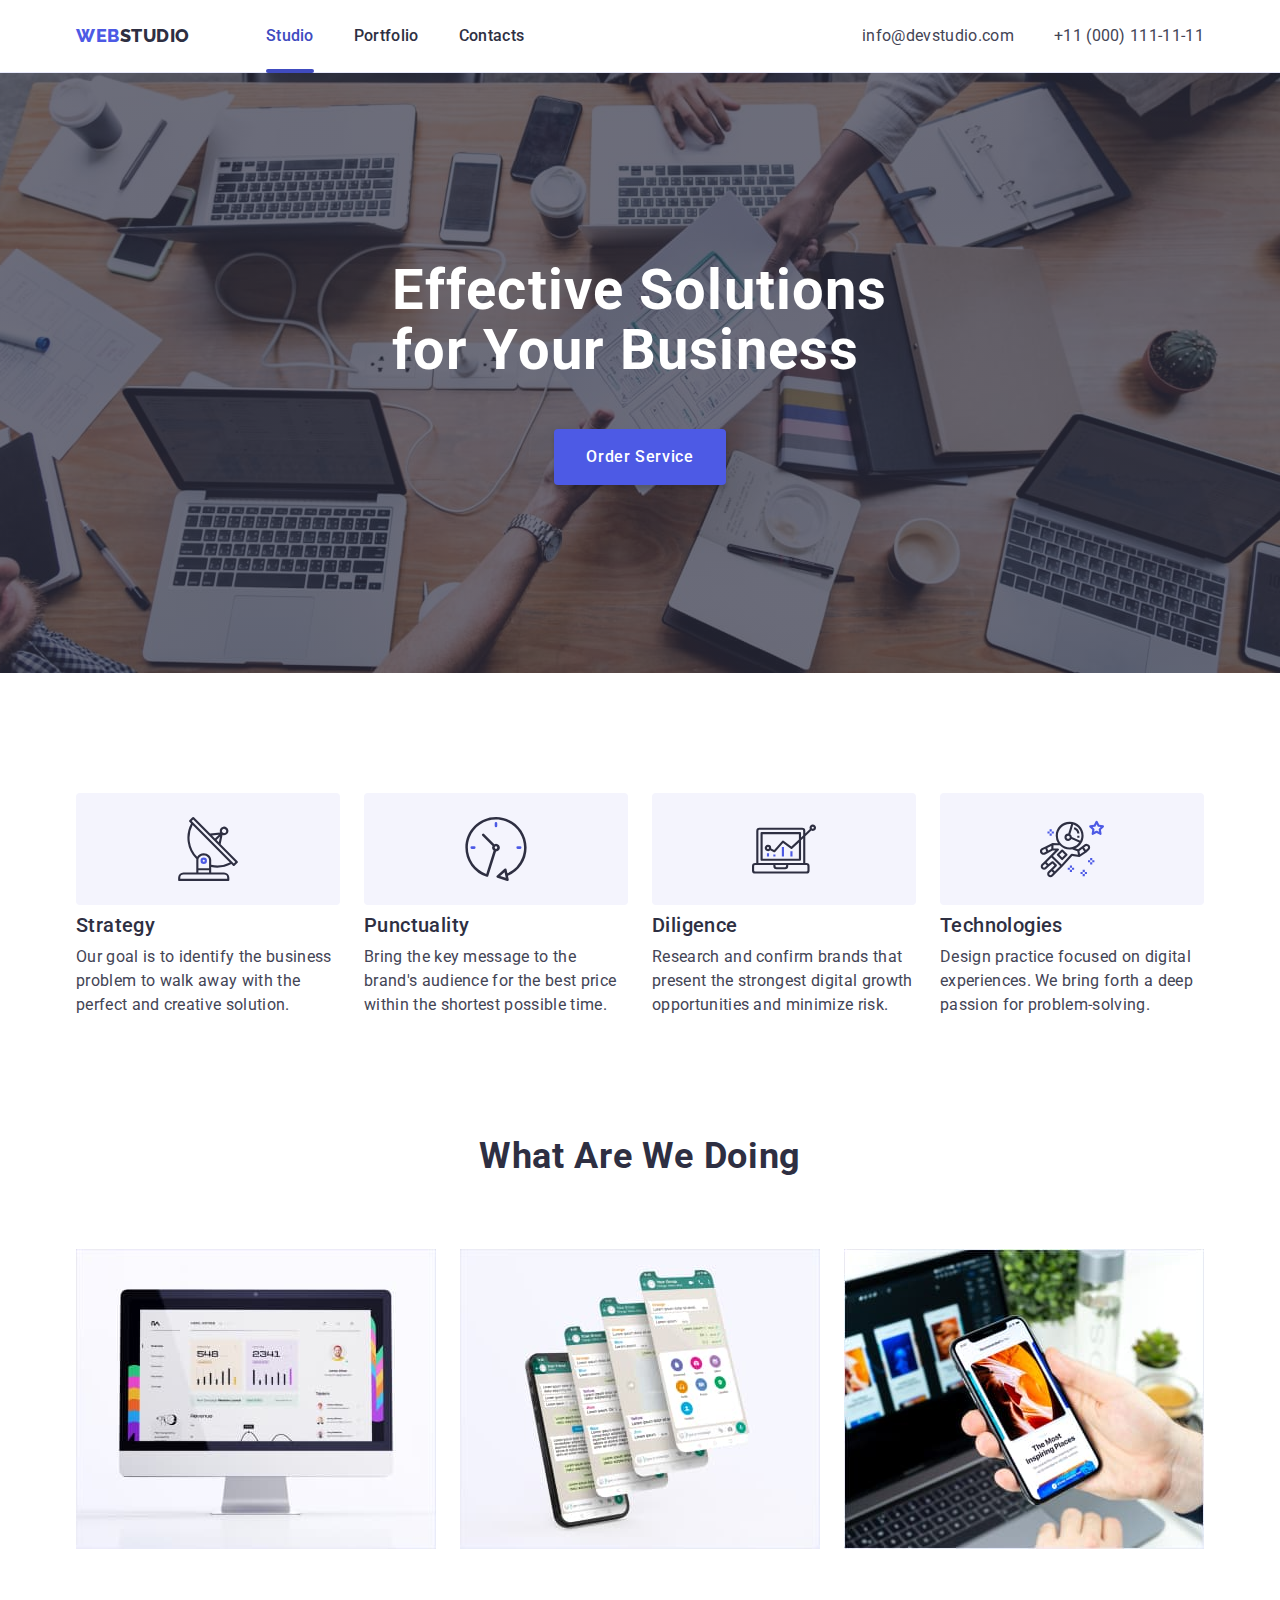
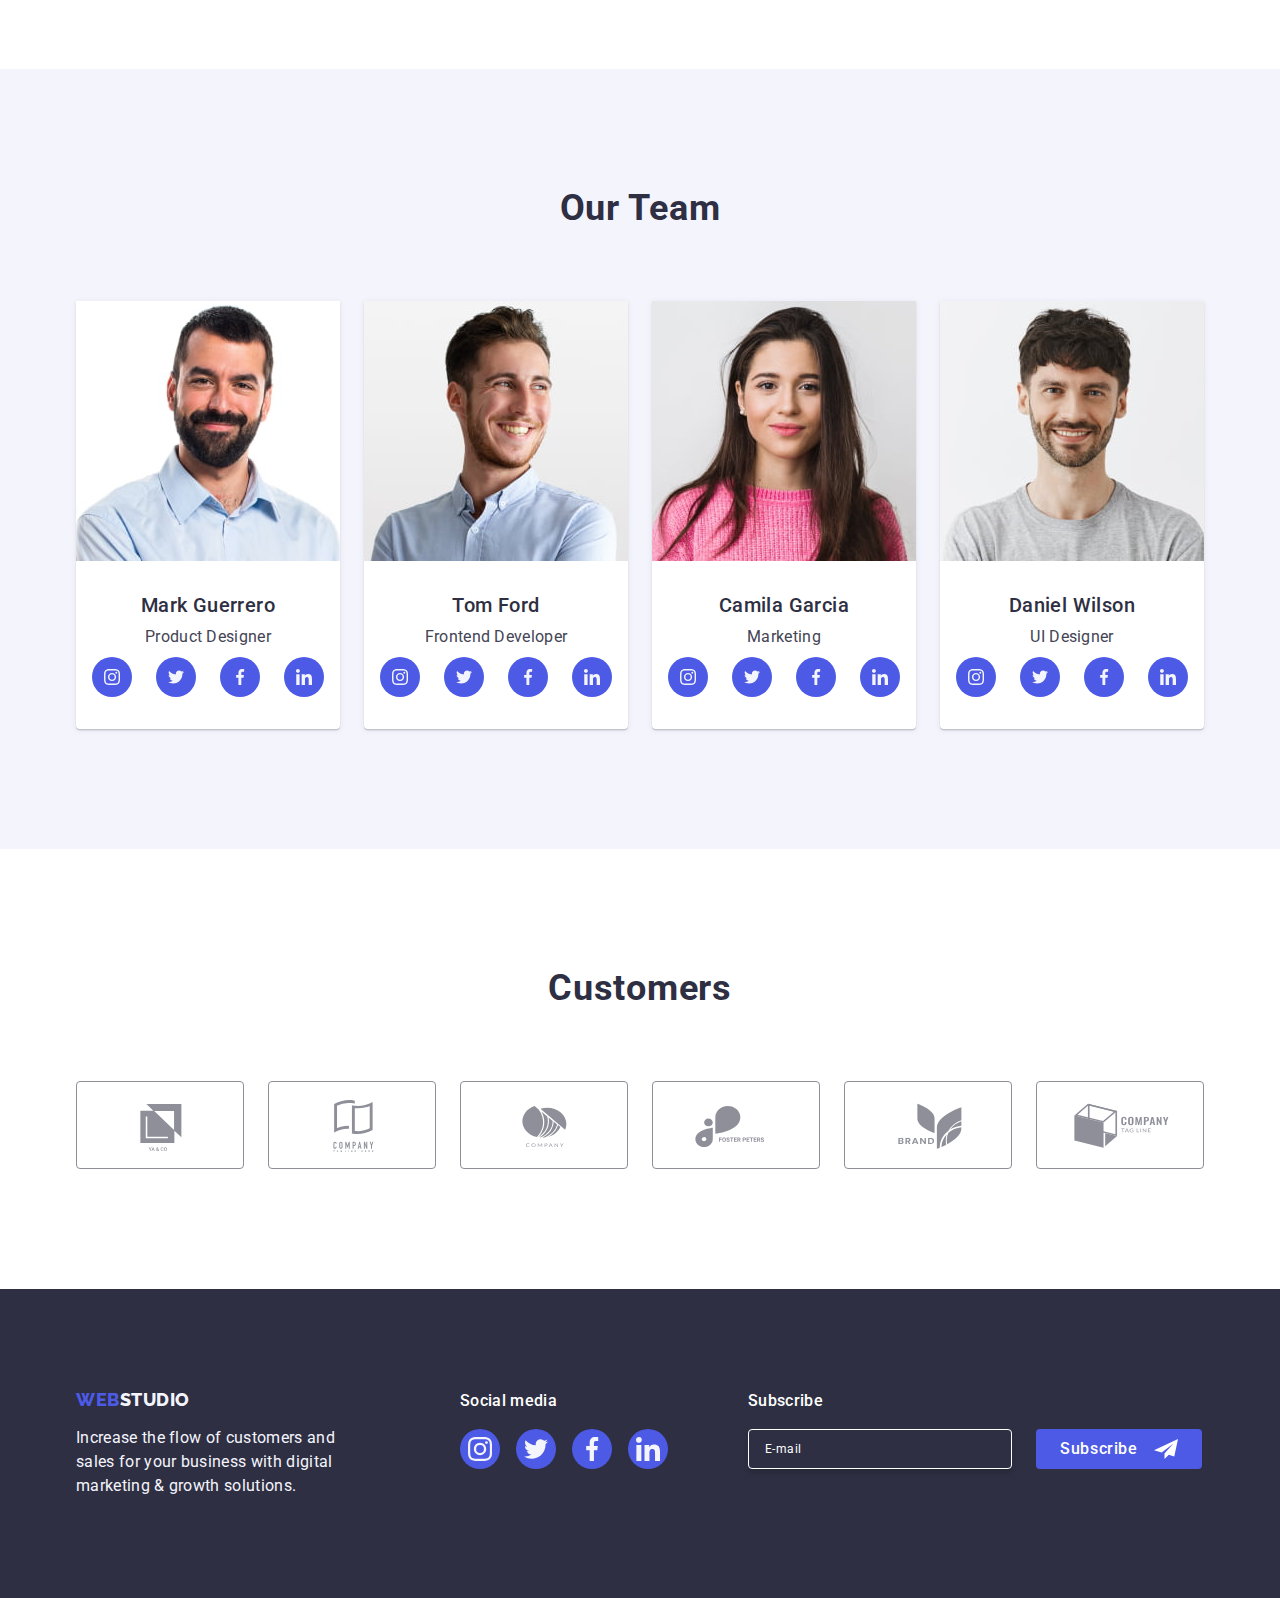
<file: index.html>
<!DOCTYPE html>
<html lang="en">
<head>
    <meta charset="UTF-8">
    <meta name="viewport" content="width=device-width, initial-scale=1.0">
    <title>WebStudio</title>
    <link rel="preconnect" href="https://fonts.googleapis.com">
<link rel="preconnect" href="https://fonts.gstatic.com" crossorigin>
<link href="https://fonts.googleapis.com/css2?family=Raleway:wght@800&family=Roboto:wght@400;500;700;900&display=swap" rel="stylesheet">
<link rel="stylesheet" href="https://cdn.jsdelivr.net/npm/modern-normalize@2.0.0/modern-normalize.min.css">
<link rel="stylesheet" href="./css/styles.css">
</head>
<body>
    <header class="header">
        <div class="container header-container">
            <nav class="header-nav">
            <a href="./index.html" class="header-nav-logo link">Web<span class="header-nav-logos link">Studio</span></a>
                <ul class="header-nav-list list">
                    <li><a href="./index.html" class="header-nav-link link curren">Studio</a></li>
                    <li><a href="./portfolio.html" class="header-nav-link link">Portfolio</a></li>
                    <li><a href="" class="header-nav-link link">Contacts</a></li>
                </ul>
            </nav>
            <address class="address">
             <ul class="address-list list">
                <li><a href="mailto:info@devstudio.com" class="address-link link">info@devstudio.com</a></li>
                <li><a href="tel:+110001111111" class="address-link link">+11 (000) 111-11-11</a></li>
             </ul>
            </address>
        </div>
    </header>
    <main>
        <section class="hero">
            <div class="container">
                    <h1 class="hero-title">Effective Solutions for Your Business</h1>
                    <button data-modal-open type="button" class="hero-btn">Order Service</button>
            </div>
        </section>
        <section class="aside">
            <div class="container">
                <h2 class="aside-title visually-hidden">Basic actions</h2>
                <ul class="aside-list list">
                    <li class="aside-item">
                        <div class="aside-list-icon">
                            <svg class="aside-icon" width="64" height="64">
                                <use href="./images/icons.svg#icon-antenna"></use>
                            </svg>
                        </div>
                        <h3 class="aside-subject">Strategy</h3>
                        <p class="aside-text">Our goal is to identify the business problem to walk away with the perfect and creative solution. </p>
                    </li>
                    <li class="aside-item">
                        <div class="aside-list-icon">
                            <svg class="aside-icon" width="64" height="64">
                                <use href="./images/icons.svg#icon-clock"></use>
                            </svg>
                        </div>
                        <h3 class="aside-subject">Punctuality</h3>
                        <p class="aside-text">Bring the key message to the brand's audience for the best price within the shortest possible time.</p>
                    </li>
                    <li class="aside-item">
                        <div class="aside-list-icon">
                            <svg class="aside-icon" width="64" height="64">
                                <use href="./images/icons.svg#icon-diagram"></use>
                            </svg>
                        </div>
                        <h3 class="aside-subject">Diligence</h3>
                        <p class="aside-text">Research and confirm brands that present the strongest digital growth opportunities and minimize risk.</p>
                    </li>
                    <li class="aside-item">
                        <div class="aside-list-icon">
                            <svg class="aside-icon" width="64" height="64">
                                <use href="./images/icons.svg#icon-astronaut"></use>
                            </svg>
                        </div>
                        <h3 class="aside-subject">Technologies</h3>
                        <p class="aside-text">Design practice focused on digital experiences. We bring forth a deep passion for problem-solving.</p>
                    </li>
                </ul>
            </div>
        </section>
        <section class="work">
            <div class="container">
                <h2 class="work-title">What are we doing</h2>
                <ul class="work-list list">
                    <li class="work-item">
                        <img src="./images/img-1.jpg" alt="PC" width="360">
                    </li>
                    <li class="work-item">
                        <img src="./images/img-2.jpg" alt="Phone" width="360">
                    </li>
                    <li class="work-item">
                        <img src="./images/img-3.jpg" alt="PC phone" width="360">
                    </li>
                </ul>
            </div>
        </section>
        <section class="team">
            <div class="container">
                <h2 class="team-title">Our Team</h2>
                <ul class="team-list list">
                    <li class="team-item">
                        <img src="./images/man-3.jpg" alt="Mark Guerrero" width="264">
                        <div class="team-st">
                            <h3 class="team-subject">Mark Guerrero</h3>
                            <p class="team-text">Product Designer</p>
                                    <ul class="inner-list list">
                                        <li class="inner-item">
                                            <a href="" class="inner-link link">
                                                <svg class="inner-icon" width="16" height="16">
                                                    <use href="./images/icons.svg#icon-instagram"></use>
                                                </svg>
                                            </a>
                                        </li>
                                        <li class="inner-item">
                                            <a href="" class="inner-link link">
                                                <svg class="inner-icon" width="16" height="16">
                                                    <use href="./images/icons.svg#icon-twitter"></use>
                                                </svg>
                                            </a>
                                        </li>
                                        <li class="inner-item">
                                            <a href="" class="inner-link link">
                                                <svg class="inner-icon" width="16" height="16">
                                                    <use href="./images/icons.svg#icon-facebook"></use>
                                                </svg>
                                            </a>
                                        </li>
                                        <li class="inner-item">
                                            <a href="" class="inner-link link">
                                                <svg class="inner-icon" width="16" height="16">
                                                    <use href="./images/icons.svg#icon-linkedin"></use>
                                                </svg>
                                            </a>
                                        </li>
                                    </ul>
                        </div>
                    </li>
                    <li class="team-item">
                        <img src="./images/man-2.jpg" alt="Tom Ford" width="264">
                        <div class="team-st">
                            <h3 class="team-subject">Tom Ford</h3>
                            <p class="team-text">Frontend Developer</p>
                                <ul class="inner-list list">
                                    <li class="inner-item">
                                        <a href="" class="inner-link link">
                                            <svg class="inner-icon" width="16" height="16">
                                                <use href="./images/icons.svg#icon-instagram"></use>
                                            </svg>
                                        </a>
                                    </li>
                                    <li class="inner-item">
                                        <a href="" class="inner-link link">
                                            <svg class="inner-icon" width="16" height="16">
                                                <use href="./images/icons.svg#icon-twitter"></use>
                                            </svg>
                                        </a>
                                    </li>
                                    <li class="inner-item">
                                        <a href="" class="inner-link link">
                                            <svg class="inner-icon" width="16" height="16">
                                                <use href="./images/icons.svg#icon-facebook"></use>
                                            </svg>
                                        </a>
                                    </li>
                                    <li class="inner-item">
                                        <a href="" class="inner-link link">
                                            <svg class="inner-icon" width="16" height="16">
                                                <use href="./images/icons.svg#icon-linkedin"></use>
                                            </svg>
                                        </a>
                                    </li>
                                </ul>
                        </div>
                    </li>
                    <li class="team-item">
                        <img src="./images/girl.jpg" alt="Camila Garcia" width="264">
                        <div class="team-st">
                            <h3 class="team-subject">Camila Garcia</h3>
                            <p class="team-text">Marketing</p>
                                <ul class="inner-list list">
                                    <li class="inner-item">
                                        <a href="" class="inner-link link">
                                            <svg class="inner-icon" width="16" height="16">
                                                <use href="./images/icons.svg#icon-instagram"></use>
                                            </svg>
                                        </a>
                                    </li>
                                    <li class="inner-item">
                                        <a href="" class="inner-link link">
                                            <svg class="inner-icon" width="16" height="16">
                                                <use href="./images/icons.svg#icon-twitter"></use>
                                            </svg>
                                        </a>
                                    </li>
                                    <li class="inner-item">
                                        <a href="" class="inner-link link">
                                            <svg class="inner-icon" width="16" height="16">
                                                <use href="./images/icons.svg#icon-facebook"></use>
                                            </svg>
                                        </a>
                                    </li>
                                    <li class="inner-item">
                                        <a href="" class="inner-link link">
                                            <svg class="inner-icon" width="16" height="16">
                                                <use href="./images/icons.svg#icon-linkedin"></use>
                                            </svg>
                                        </a>
                                    </li>
                                </ul>
                        </div>
                    </li>
                    <li class="team-item">
                        <img src="./images/man-1.jpg" alt="Daniel Wilson" width="264">
                        <div class="team-st">
                            <h3 class="team-subject">Daniel Wilson</h3>
                            <p class="team-text">UI Designer</p>
                                <ul class="inner-list list">
                                    <li class="inner-item">
                                        <a href="" class="inner-link link">
                                            <svg class="inner-icon" width="16" height="16">
                                                <use href="./images/icons.svg#icon-instagram"></use>
                                            </svg>
                                        </a>
                                    </li>
                                    <li class="inner-item">
                                        <a href="" class="inner-link link">
                                            <svg class="inner-icon" width="16" height="16">
                                                <use href="./images/icons.svg#icon-twitter"></use>
                                            </svg>
                                        </a>
                                    </li>
                                    <li class="inner-item">
                                        <a href="" class="inner-link link">
                                            <svg class="inner-icon" width="16" height="16">
                                                <use href="./images/icons.svg#icon-facebook"></use>
                                            </svg>
                                        </a>
                                    </li>
                                    <li class="inner-item">
                                        <a href="" class="inner-link link">
                                            <svg class="inner-icon" width="16" height="16">
                                                <use href="./images/icons.svg#icon-linkedin"></use>
                                            </svg>
                                        </a>
                                    </li>
                                </ul>
                        </div>
                    </li>
                </ul>
            </div>
        </section>
        <section class="client">
            <div class="container">
                <h2 class="client-title">Customers</h2>
                <ul class="client-list list">
                    <li class="client-item">
                        <a href="" class="client-link">
                            <svg class="client-list-icon" width="104" height="56">
                                <use href="./images/icons.svg#icon-Logo"></use>
                            </svg>
                        </a>
                    </li>
                    <li class="client-item">
                        <a href="" class="client-link">
                            <svg class="client-list-icon" width="104" height="56">
                                <use href="./images/icons.svg#icon-Logo-1"></use>
                            </svg>
                        </a>
                    </li>
                    <li class="client-item">
                        <a href="" class="client-link">
                            <svg class="client-list-icon" width="104" height="56">
                                <use href="./images/icons.svg#icon-Logo-2"></use>
                            </svg>
                        </a>
                    </li>
                    <li class="client-item">
                        <a href="" class="client-link">
                            <svg class="client-list-icon" width="104" height="56">
                                <use href="./images/icons.svg#icon-Logo-3"></use>
                            </svg>
                        </a>
                    </li>
                    <li class="client-item">
                        <a href="" class="client-link">
                            <svg class="client-list-icon" width="104" height="56">
                                <use href="./images/icons.svg#icon-Logo-4"></use>
                            </svg>
                        </a>
                    </li>
                    <li class="client-item">
                        <a href="" class="client-link">
                            <svg class="client-list-icon" width="104" height="56">
                                <use href="./images/icons.svg#icon-Logo-5"></use>
                            </svg>
                        </a>
                    </li>
                </ul>
            </div>
        </section>
    </main>
    <footer class="footer">
        <div class="container holder">
            <div class="footer-box">
                <a href="./index.html" class="footer-logo link">Web<span class="footer-logos link">Studio</span></a>
                    <p class="footer-text">
                        Increase the flow of customers and sales for your business with digital marketing & growth solutions.
                    </p>
            </div>
                <div class="footer-wrap">
                    <p class="footer-wrap-titel">Social media</p>
                    <ul class="footer-wrap-list list">
                        <li class="footer-wrap-item">
                            <a href="" class="footer-wrap-link link">
                                <svg class="footer-wrap-icon" width="24" height="24">
                                    <use href="./images/icons.svg#icon-instagram"></use>
                                </svg>
                            </a>
                        </li>
                        <li class="footer-wrap-item">
                            <a href="" class="footer-wrap-link link">
                                <svg class="footer-wrap-icon" width="24" height="24">
                                    <use href="./images/icons.svg#icon-twitter"></use>
                                </svg>
                            </a>
                        </li>
                        <li class="footer-wrap-item">
                            <a href="" class="footer-wrap-link link">
                                <svg class="footer-wrap-icon" width="24" height="24">
                                    <use href="./images/icons.svg#icon-facebook"></use>
                                </svg>
                            </a>
                        </li>
                        <li class="footer-wrap-item">
                            <a href="" class="footer-wrap-link link">
                                <svg class="footer-wrap-icon" width="24" height="24">
                                    <use href="./images/icons.svg#icon-linkedin"></use>
                                </svg>
                            </a>
                        </li>
                    </ul>
                </div>
                <div class="footer-email">
                    <p class="footer-email-text">Subscribe</p>
                    <form class="form-email" name="subscribe_email">
                        <label class="footer-form">
                            <input class="footer-input" type="email" name="subscribe-email" placeholder="E-mail">
                        </label>
                        <button type="submit" class="btn-email">Subscribe
                            <svg class="footer-input-icon"  width="24" height="24">
                                <use href="./images/icons.svg#icon-email"></use>
                            </svg>
                        </button>
                    </form>
                </div>
        </div>
    </footer>
    <div class="backdrop is-hidden" data-modal>
        <div class="modal">
            <button class="modal-btn" type="button" data-modal-close>
                <svg class="modal-icon" width="8" height="8">
                    <use href="./images/icons.svg#icon-close"></use>
                </svg>
            </button>
            <p class="modal-text">Leave your contacts and we will call you back</p>
            <form class="modal-form">
                <div class="form-field">
                    <label class="modal-form-label" for="user-name">Name</label>
                  <div class="modal-field">
                     <input class="modal-form-input" type="text" id="user-name" name="user-name">
                      <svg class="modal-form-icon" width="18" height="24">
                       <use href="./images/icons.svg#icon-person-black"></use>
                      </svg>
                  </div>
                </div>
                <div class="form-field">
                    <label class="modal-form-label" for="user-phone">Phone</label>
                     <div class="modal-field">  
                       <input class="modal-form-input" type="tel" id="user-phone" name="user-phone">
                         <svg class="modal-form-icon" width="18" height="24">
                          <use href="./images/icons.svg#icon-phone"></use>
                         </svg>
                     </div>
                </div>     
                <div class="form-field">
                    <label class="modal-form-label" for="user-email">Email</label>
                  <div class="modal-field">
                    <input class="modal-form-input" type="email" id="user-email" name="user-email">
                    <svg class="modal-form-icon" width="18" height="24">
                        <use href="./images/icons.svg#icon-email-modal"></use>
                    </svg>
                  </div>
                </div>
                <div class="form-comment">
                    <label class="modal-form-label" for="user-comment">Comment</label>
                    <textarea class="modal-form-comment" name="user-comment" id="user-comment" cols="30" rows="10" placeholder="Text input"></textarea>
                </div>
                <div class="form-privacy">
                    <input class="form-privacy-input visually-hidden" type="checkbox" id="user-privacy" name="user-privacy" value="true">
                    <label class="form-privacy-label" for="user-privacy">
                        <span class="form-privacy-box">
                            <svg class="form-privacy-icon" width="10" height="8">
                                <use href="./images/icons.svg#icon-Vector"></use>
                            </svg>
                        </span>
                        I accept the terms and conditions of the <a href="" class="form-privacy-link">Privacy Policy</a></label>
                </div>
                <button class="form-btn" type="submit">Send</button>
            </form>
        </div>

    </div>
    <script src="./js/modal.js"></script>
</body>
</html>
</file>
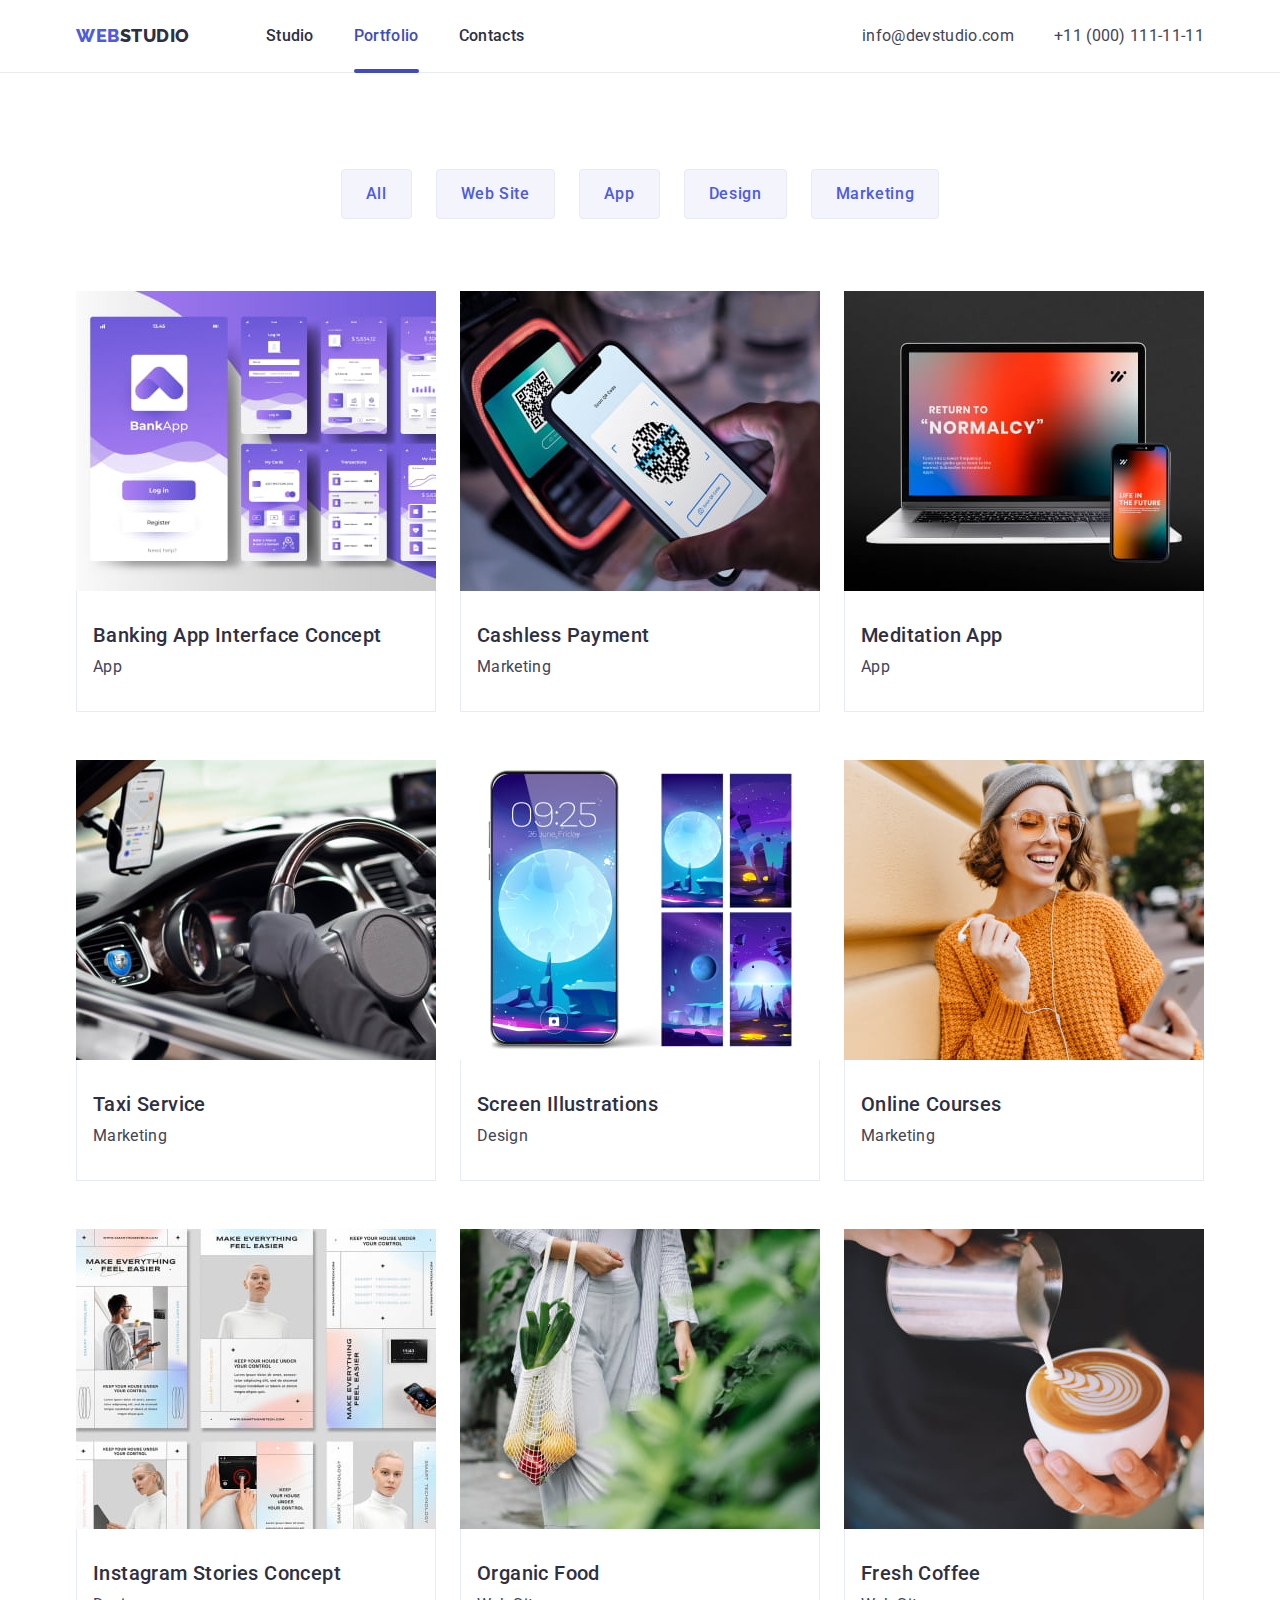
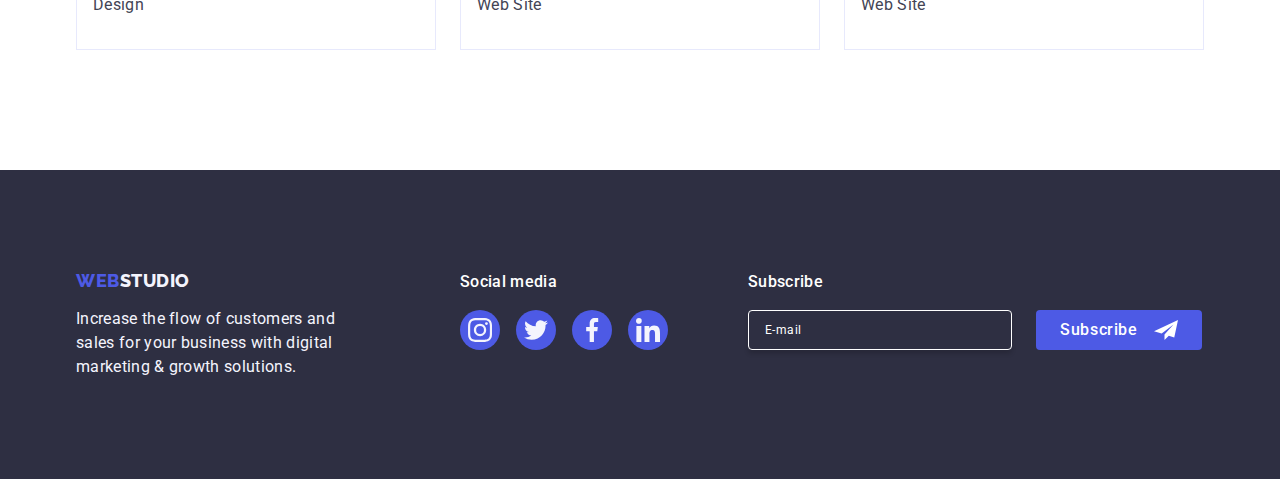
<file: portfolio.html>
<!DOCTYPE html>
<html lang="en">
  <head>
    <meta charset="UTF-8" />
    <meta name="viewport" content="width=device-width, initial-scale=1.0" />
    <title>WebStudio</title>
    <link rel="preconnect" href="https://fonts.googleapis.com">
<link rel="preconnect" href="https://fonts.gstatic.com" crossorigin>
<link href="https://fonts.googleapis.com/css2?family=Raleway:wght@800&family=Roboto:wght@400;500;700;900&display=swap" rel="stylesheet">
<link rel="stylesheet" href="https://cdn.jsdelivr.net/npm/modern-normalize@2.0.0/modern-normalize.min.css">
<link rel="stylesheet" href="./css/styles.css">
  </head>
  <body>
    <header class="header">
      <div class="container header-container">
          <nav class="header-nav">
          <a href="./index.html" class="header-nav-logo link">Web<span class="header-nav-logos link">Studio</span></a>
              <ul class="header-nav-list list">
                  <li><a href="./index.html" class="header-nav-link link">Studio</a></li>
                  <li><a href="./portfolio.html" class="header-nav-link link curren">Portfolio</a></li>
                  <li><a href="" class="header-nav-link link">Contacts</a></li>
              </ul>
          </nav>
          <address class="address">
           <ul class="address-list list">
              <li><a href="mailto:info@devstudio.com" class="address-link link">info@devstudio.com</a></li>
              <li><a href="tel:+110001111111" class="address-link link">+11 (000) 111-11-11</a></li>
           </ul>
          </address>
      </div>
  </header>
    <main>
        <section class="content">
          <div class="container">
            <h1 class="content-title visually-hidden">Points</h1>
                <ul class="content-list list">
                    <li class="content-item"><button type="button" class="content-btn">All</button></li>
                    <li class="content-item"><button type="button" class="content-btn">Web Site</button></li>
                    <li class="content-item"><button type="button" class="content-btn">App</button></li>
                    <li class="content-item"><button type="button" class="content-btn">Design</button></li>
                    <li class="content-item"><button type="button" class="content-btn">Marketing</button></li>
                </ul>
              <ul class="projcts-list list">
                  <li class="projcts-item">
                    <a href="" class="projcts-link link">
                      <div class="projcts-box">
                        <img src="./images/portfolio/img-2.jpg" alt="addition" width="360">
                          <p class="projcts-box-text projcts-overlay">14 Stylish and User-Friendly App Design Concepts · Task Manager App · Calorie Tracker App · Exotic Fruit Ecommerce App · Cloud Storage App</p>
                      </div>
                      <div class="projct-st">
                        <h2 class="projcts-submit">Banking App Interface Concept</h2>
                        <p class="projcts-text">App</p>
                      </div>
                    </a>
                  </li>
                  <li class="projcts-item">
                    <a href="" class="projcts-link link">
                        <div class="projcts-box">
                          <img src="./images/portfolio/img-1.jpg" alt="cashless payments" width="360">
                           <p class="projcts-box-text projcts-overlay">14 Stylish and User-Friendly App Design Concepts · Task Manager App · Calorie Tracker App · Exotic Fruit Ecommerce App · Cloud Storage App</p>
                        </div>
                      <div class="projct-st">
                        <h2 class="projcts-submit">Cashless Payment</h2>
                        <p class="projcts-text">Marketing</p>
                      </div>
                    </a>
                  </li>
                  <li class="projcts-item">
                    <a href="" class="projcts-link link">
                      <div class="projcts-box">
                        <img src="./images/portfolio/img.jpg" alt="laptop and phone" width="360">
                          <p class="projcts-box-text projcts-overlay">14 Stylish and User-Friendly App Design Concepts · Task Manager App · Calorie Tracker App · Exotic Fruit Ecommerce App · Cloud Storage App</p>
                      </div>
                      <div class="projct-st">
                        <h2 class="projcts-submit">Meditation App</h2>
                        <p class="projcts-text">App</p>
                      </div>
                    </a>
                  </li>
              <li class="projcts-item">
                <a href="" class="projcts-link link">
                <div class="projcts-box">
                  <img src="./images/portfolio/img-3.jpg" alt="the front panek of the car" width="360">
                    <p class="projcts-box-text projcts-overlay">14 Stylish and User-Friendly App Design Concepts · Task Manager App · Calorie Tracker App · Exotic Fruit Ecommerce App · Cloud Storage App</p>
                </div>
                <div class="projct-st">
                  <h2 class="projcts-submit">Taxi Service</h2>
                  <p class="projcts-text">Marketing</p>
                </div>
                </a>
              </li>
              <li class="projcts-item">
                <a href="" class="projcts-link link">
                <div class="projcts-box">
                  <img src="./images/portfolio/img-4.jpg" alt="phone" width="360">
                    <p class="projcts-box-text projcts-overlay">14 Stylish and User-Friendly App Design Concepts · Task Manager App · Calorie Tracker App · Exotic Fruit Ecommerce App · Cloud Storage App</p>
                </div>
                <div class="projct-st">
                  <h2 class="projcts-submit">Screen Illustrations</h2>
                  <p class="projcts-text">Design</p>
                </div>
                </a>
              </li>
              <li class="projcts-item">
                <a href="" class="projcts-link link">
                <div class="projcts-box">
                  <img src="./images/portfolio/img-5.jpg" alt="a girl with a phone" width="360">
                    <p class="projcts-box-text projcts-overlay">14 Stylish and User-Friendly App Design Concepts · Task Manager App · Calorie Tracker App · Exotic Fruit Ecommerce App · Cloud Storage App</p>
                </div>
                <div class="projct-st">
                  <h2 class="projcts-submit">Online Courses</h2>
                  <p class="projcts-text">Marketing</p>
                </div>
                </a>
              </li>
              <li class="projcts-item">
                <a href="" class="projcts-link link">
                <div class="projcts-box">
                  <img src="./images/portfolio/img-6.jpg" alt="page design" width="360">
                    <p class="projcts-box-text projcts-overlay">14 Stylish and User-Friendly App Design Concepts · Task Manager App · Calorie Tracker App · Exotic Fruit Ecommerce App · Cloud Storage App</p>
                </div>
                <div class="projct-st">
                  <h2 class="projcts-submit">Instagram Stories Concept</h2>
                  <p class="projcts-text">Design</p>
                </div>
                </a>
              </li>
              <li class="projcts-item">
                <a href="" class="projcts-link link">
                <div class="projcts-box">
                  <img src="./images/portfolio/img-7.jpg" alt="products in a bag" width="360">
                    <p class="projcts-box-text projcts-overlay">14 Stylish and User-Friendly App Design Concepts · Task Manager App · Calorie Tracker App · Exotic Fruit Ecommerce App · Cloud Storage App</p>
                </div>
                <div class="projct-st">
                  <h2 class="projcts-submit">Organic Food</h2>
                  <p class="projcts-text">Web Site</p>
                </div>
                </a>
              </li>
              <li class="projcts-item">
                <a href="" class="projcts-link link">
                <div class="projcts-box">
                  <img src="./images/portfolio/img-8.jpg" alt="a cup of coffee" width="360">
                    <p class="projcts-box-text projcts-overlay">14 Stylish and User-Friendly App Design Concepts · Task Manager App · Calorie Tracker App · Exotic Fruit Ecommerce App · Cloud Storage App</p>
                </div>
                <div class="projct-st">
                  <h2 class="projcts-submit">Fresh Coffee</h2>
                  <p class="projcts-text">Web Site</p>
                </div>
                </a>
              </li>
                        </ul>
            </div>
        </section>
    </main>
    <footer class="footer">
      <div class="container holder">
        <div class="footer-box">
            <a href="./index.html" class="footer-logo link">Web<span class="footer-logos link">Studio</span></a>
                <p class="footer-text">
                    Increase the flow of customers and sales for your business with digital marketing & growth solutions.
                </p>
        </div>
            <div class="footer-wrap">
                <p class="footer-wrap-titel">Social media</p>
                <ul class="footer-wrap-list list">
                    <li class="footer-wrap-item">
                        <a href="" class="footer-wrap-link link">
                            <svg class="footer-wrap-icon" width="24" height="24">
                                <use href="./images/icons.svg#icon-instagram"></use>
                            </svg>
                        </a>
                    </li>
                    <li class="footer-wrap-item">
                        <a href="" class="footer-wrap-link link">
                            <svg class="footer-wrap-icon" width="24" height="24">
                                <use href="./images/icons.svg#icon-twitter"></use>
                            </svg>
                        </a>
                    </li>
                    <li class="footer-wrap-item">
                        <a href="" class="footer-wrap-link link">
                            <svg class="footer-wrap-icon" width="24" height="24">
                                <use href="./images/icons.svg#icon-facebook"></use>
                            </svg>
                        </a>
                    </li>
                    <li class="footer-wrap-item">
                        <a href="" class="footer-wrap-link link">
                            <svg class="footer-wrap-icon" width="24" height="24">
                                <use href="./images/icons.svg#icon-linkedin"></use>
                            </svg>
                        </a>
                    </li>
                </ul>
            </div>
            <div class="footer-email">
              <p class="footer-email-text">Subscribe</p>
              <form class="form-email" name="subscribe_email">
                  <label class="footer-form">
                      <input class="footer-input" type="email" name="subscribe-email" placeholder="E-mail">
                  </label>
                  <button type="submit" class="btn-email">Subscribe
                      <svg class="footer-input-icon"  width="24" height="24">
                          <use href="./images/icons.svg#icon-email"></use>
                      </svg>
                  </button>
              </form>
          </div>
    </div>
  </footer>
  </body>
</html>
</file>
<file: css/styles.css>
body{
    font-family: 'Roboto', sans-serif;
    color: var(--slate-color);
    background-color: var(--white-background);
}
:root {
    --iris-color: #4D5AE5;
    --navyblue-color: #2E2F42;
    --slate-color: #434455;
    --navyblue-color: #2E2F42;
    --ocean-color: #404BBF;
    --white-background: #fff;
    --cloud-background: #F4F4FD;
    --cornflower-color: #E7E9FC;
    --lightslate-color: #8E8F99;
    --green-color: #31D0AA;
    --dairy-color: #FCFCFC;
    --lightslate: #2E2F4266;
}
h1,
h2,
h3,
h4,
h5,
h6,
p{
    margin: 0;
}
ul,
ol{
    padding: 0;
    margin: 0;
}
.container{
    width: 1158px;
    padding: 0 15px;
    margin: 0 auto;
}
.header-container{
    width: 1158px;
    display: flex;
    justify-content: space-between;

  
}
img{
    max-width: 100%;
    height: auto;
    display: block;
}
.link{
    text-decoration: none;
}
.list{
list-style: none;
}
.visually-hidden {
    position: absolute;
    width: 1px;
    height: 1px;
    margin: -1px;
    border: 0;
    padding: 0;
    white-space: nowrap;
    clip-path: inset(100%);
    clip: rect(0 0 0 0);
    overflow: hidden;
  }

/*HEADER*/
.header {
    border-bottom: 1px solid var(--cornflower-color);
    box-shadow: 0px 1px 6px 0px rgba(46, 47, 66, 0.08), 0px 1px 1px 0px rgba(46, 47, 66, 0.16), 0px 2px 1px 0px rgba(46, 47, 66, 0.08);

}
.header-nav {
    display: flex;
    align-items: center;
}
.header-nav-logo {
    display: block;
    color: var(--iris-color);
    font-family: Raleway,  sans-serif;
font-size: 18px;
font-weight: 800;
line-height: 1.17;
letter-spacing: 0.03em;
text-transform: uppercase;
margin-right: 76px;
padding: 24px 0;
}
.header-nav-logos{
    color: var(--navyblue-color);
}

.header-nav-list{
    display: flex;
    gap: 40px;

}
.header-nav-link {
    position: relative;
    display: block;
    color: var(--navyblue-color);
    font-size: 16px;
font-weight: 500;
line-height: 1.5;
letter-spacing: 0.02em;
padding: 24px 0;
transition: color 250ms cubic-bezier(0.4, 0, 0.2, 1);
}
.header-nav-link::after{
    position: absolute;
    content: "";
    display: block;
    width: 100%;
    height: 4px;
    bottom: 0;
    left: 0;
    gap: 20px;
    border-radius: 2px;
    bottom: -1px;
     
    /*border-radius: 2px;
    background-color: var(--ocean-color);*/
}

.header-nav-link:hover,
.header-nav-link:focus
{
    color: var(--ocean-color);
}
.header-nav-link.curren{
    color: var(--ocean-color);
}
.header-nav-link.curren::after{
    background-color: var(--ocean-color);
}
.address {
    font-style: normal;
}
.address-list {
    display: flex;
    gap: 40px;
}
.address-link {
    display: block;
    color: var(--slate-color);
    font-size: 16px;
line-height: 1.5;
letter-spacing: 0.02em;
padding: 24px 0;
transition: color 250ms cubic-bezier(0.4, 0, 0.2, 1);

}
.address-link:hover,
.address-link:focus{
    color: var(--ocean-color);
}
/*MAIN*/
/*HERO*/
.hero{
    max-width: 1440px;
    height: 600px;
    margin: 0 auto;
    background-color: var(--navyblue-color);
background-image: linear-gradient(
    rgba(46, 47, 66, 0.70),
    rgba(46, 47, 66, 0.70)
),
 url(../images/people-office.jpg);
padding: 188px 0;
background-repeat: no-repeat;
background-size: cover;
background-position: center;
}
.hero-title{
    margin-left: auto;
    margin-right: auto;
    margin-bottom: 48px;
    max-width: 496px;
    color: var(--white-background);
    font-size: 56px;
font-weight: 700;
line-height: 1.07;
letter-spacing: 0.02em;
}
.hero-btn{
    display: block;
    min-width: 169px;
    height: 56px;
    margin-left: auto;
    margin-right: auto;
    font-family: 'Roboto', sans-serif;
    color: var(--white-background);
    font-size: 16px;
font-weight: 500;
line-height: 1.5;
letter-spacing: 0.04em;
background: var(--iris, #4D5AE5);
cursor: pointer;
border: none;
border-radius: 4px;
padding: 16px 32px;
box-shadow: 0px 4px 4px 0px rgba(0, 0, 0, 0.15);
transition: background-color 250ms  cubic-bezier(0.4, 0, 0.2, 1);
}
.hero-btn:hover,
.hero-btn:focus{
 background-color: var(--ocean-color);
 box-shadow: 0px 4px 4px 0px rgba(0, 0, 0, 0.15);

}
/*ASIDE*/
.aside {
    background-color: var(--white-background);
    padding: 120px 0;
}
.aside-title {
}
.aside-list {
    display: flex;
    gap: 24px;
}
.aside-item {
    flex-basis: calc((100% - 24px * 3)/4);
}
.aside-list-icon{
    display: flex;
    width: 264px;
    height: 112px;
    align-items: center;
    justify-content: center;
    margin-bottom: 8px;
    background-color: var(--cloud-background);
    border-radius: 4px;
}
.aside-subject {
    color: var(--navyblue-color);
    font-size: 20px;
font-weight: 500;
line-height: 1.2;
letter-spacing: 0.02em;
margin-bottom: 8px;
}
.aside-text {
    color: var(--slate-color);
    font-size: 16px;
line-height: 1.5;
letter-spacing: 0.02em;
}
/*WORK*/
.work {
    background-color: var(--white-background);
    padding-bottom: 120px;
}
.work-title {
    margin-bottom: 72px;
    color: var(--navyblue-color);
    font-size: 36px;
font-weight: 700;
line-height: 1.11;
letter-spacing: 0.02em;
text-transform: capitalize;
text-align: center;
}
.work-list {
    display: flex;
    gap: 24px;
}
.work-item {
    flex-basis: calc((100% - 24px * 2)/3);
}
/*TEAM */
.team {
    background-color: var(--cloud-background);
    padding: 120px 0;
}
.team-title {
    margin-bottom: 72px;
    color: var(--navyblue-color);
    font-size: 36px;
font-weight: 700;
line-height: 1.11;
letter-spacing: 0.02em;
text-transform: capitalize;
text-align: center;
}
.team-list{
    display: flex;
    gap: 24px;

}
.team-item {
    flex-basis: calc((100% - 24px * 3)/4);
    background-color: var(--white-background);
     border-radius: 0px 0px 4px 4px;
    background: var(--white-background);
box-shadow: 0px 2px 1px 0px rgba(46, 47, 66, 0.08), 0px 1px 1px 0px rgba(46, 47, 66, 0.16), 0px 1px 6px 0px rgba(46, 47, 66, 0.08);
}
.team-st{
    padding: 32px 0;
}
.team-subject {
    color: var(--navyblue-color);
    font-size: 20px;
font-weight: 500;
line-height: 1.2;
letter-spacing: 0.02em;
text-align: center;
margin-bottom: 8px;
}
.team-text {
    text-align: center;
    color: var(--slate-color);
    font-size: 16px;
line-height: 1.5;
letter-spacing: 0.02em;
margin-bottom: 8px;
}

.inner-list {
    display: flex;
    gap: 24px;
    justify-content: center;
}
.inner-item {
    flex-basis: ((100% - 24px *3) / 4);
    width: 40px;
    height: 40px;
}
.inner-link {
    display: flex;

    width: 100%;
    height: 100%;
    align-items: center;
    justify-content: center;
    border-radius: 50%;
    background-color: var(--iris-color);
    transition: background-color 250ms cubic-bezier(0.4, 0, 0.2, 1);


}
.inner-link:hover,
.inner-link:focus{
    background-color: var(--ocean-color);
}
.inner-icon{
    fill: var(--cloud-background);
}
/*CLIENT*/
.client {
    padding: 120px 0;
}
.client-title {
    margin-bottom: 72px;
    text-align: center;
    font-size: 36px;
font-style: normal;
font-weight: 700;
line-height: 1.11;
letter-spacing: 0.02em;
text-transform: capitalize;
text-align: center;
color: var(--navyblue-color);
}
.client-list {
    display: flex;
    gap: 24px;
}
.client-item {
    flex-basis: calc((100% - 24px * 5) / 6);
    width: 168px;
    height: 88px;  
}
.client-link{
    display: flex;
    width: 100%;
    height: 100%;
    align-items: center;
    justify-content: center;
    border-radius: 4px;
    border: 1px solid var(--lightslate-color);
    color: var(--lightslate-color);
   transition: border-color 250ms cubic-bezier(0.4, 0, 0.2, 1), 
   color 250ms cubic-bezier(0.4, 0, 0.2, 1);

}

.client-link:hover,
.client-link:focus{
    border-color: 1px solid var(--ocean-color);
    color: var(--ocean-color);
}
.client-list-icon{
    fill: currentColor;
}

/*FOOTER*/
.footer{
    background-color: var(--navyblue-color);
    padding: 100px 0;
    padding-right: auto;
}
.footer-box{
    margin-right: 120px;
}
.footer-logo {
    display: inline-block;
    color: var(--iris-color);
    font-family: Raleway,  sans-serif;
font-size: 18px;
font-weight: 800;
line-height: 1.17;
letter-spacing: 0.03em;
text-transform: uppercase;
margin-bottom: 16px;
}
.footer-logos{
    color: var(--cloud-background);
}
.footer-text {
    max-width: 264px;
    color: var(--cloud-background);
    font-size: 16px;
line-height: 1.5;
letter-spacing: 0.02em;
}
.footer-wrap {
}
.holder{
    display: flex;
    align-items: baseline;
}
.footer-wrap-titel{
    font-size: 16px;
font-style: normal;
font-weight: 500;
line-height: 1.5;
letter-spacing: 0.02em;
color: var(--white-background);
margin-bottom: 16px;
}
.footer-wrap-list {
    display: flex;
    gap: 16px;
}
.footer-wrap-item {
    flex-basis: calc((100% - 16px * 3) / 4);
    width: 40px;
    height: 40px;
}
.footer-wrap-link {
    display: flex;
    width: 100%;
    height: 100%;
    
    align-items: center;
    justify-content: center;
    border-radius: 50%;
    background-color: var(--iris-color);
    fill: var(--cloud-background);
    transition: background-color 250ms cubic-bezier(0.4, 0, 0.2, 1);
}
.footer-wrap-link:hover,
.footer-wrap-link:focus{
 background-color: var(--green-color);
}
/* FOOTER EMAIL*/
.footer-email {
    margin-left: 80px;
}
.footer-email-text {
    font-size: 16px;
font-weight: 500;
line-height: 1.5;
letter-spacing: 0.02em;
color: var(--white-background);
margin-bottom: 16px;
}
.form-email {
    display: flex;
    align-items: center;
    gap: 24px;
}
.footer-input {
     width: 264px;
    height: 40px;
    padding: 8px 16px;

    font-size: 12px;
    line-height: 1.5;
    letter-spacing: 0.04em;
    color: var(--white-background);


    outline: transparent;
  background-color: transparent;
    border-radius: 4px;
border: 1px solid var(--white-background);
box-shadow: 0px 4px 4px 0px rgba(0, 0, 0, 0.15);
}
.footer-input::placeholder{
    color: var(--white-background);
}
.btn-email {
    min-width: 165px;
    display: inline-flex;
    padding: 8px 24px;
    align-items: center;
    justify-content: center;
    background-color: var(--iris-color);
    border-radius: 4px;
    border: none;
    cursor: pointer;

    font-size: 16px;
font-weight: 500;
line-height: 1.5;
letter-spacing: 0.04em;
color: var(--white-background);
transition: background-color 250ms cubic-bezier(0.4, 0, 0.2, 1);
}
.btn-email:hover,
.btn-email:focus{
 background-color: var(--ocean-color);
}
.footer-input-icon{
    margin-left: 16px;
}
.footer-input-icon{
    fill: var(--white-background);
}
/*PORTFOLIO*/
.content {
    background-color: var(--white-background);
    padding: 96px 0 120px 0;
}
.content-title {
}
.content-list {
    justify-content: center;
    display: flex;
    gap: 24px;
    margin-bottom: 72px;
}
.content-item {
}
.content-btn {
    color: var(--iris-color);
    font-family: 'Roboto', sans-serif;
    font-size: 16px;
font-weight: 500;
line-height: 1.5;
letter-spacing: 0.04em;
background: var(--cloud, #F4F4FD);
cursor: pointer;
border-radius: 4px;
border: 1px solid var(--cornflower-color);
padding: 12px 24px;
transition: color 250ms cubic-bezier(0.4, 0, 0.2, 1), background-color 250ms cubic-bezier(0.4, 0, 0.2, 1), border-color 250ms cubic-bezier(0.4, 0, 0.2, 1), box-shadow 250ms cubic-bezier(0.4, 0, 0.2, 1);
}
.content-btn:hover,
.content-btn:focus{
    color: var(--white-background);
    background-color: var(--ocean-color);
    border: 1px solid transparent;
    box-shadow: 0px 2px 2px 0px rgba(0, 0, 0, 0.12), 0px 2px 1px 0px rgba(0, 0, 0, 0.08), 0px 3px 1px 0px rgba(0, 0, 0, 0.10);
}
/*Projects*/
.projcts-list {
    display: flex;
    flex-wrap: wrap;
    row-gap: 48px;
    column-gap: 24px;

}
.projcts-item{
flex-basis: calc((100% - 24px * 2)/3);
}
.projcts-link{
    display: block;
    transition: box-shadow 250ms cubic-bezier(0.4, 0, 0.2, 1);
}
.projcts-link:hover,
.projcts-link:focus{
    box-shadow: 0px 2px 1px 0px rgba(46, 47, 66, 0.08), 0px 1px 1px 0px rgba(46, 47, 66, 0.16), 0px 1px 6px 0px rgba(46, 47, 66, 0.08);
}
.projcts-box{
    position: relative;
    overflow: hidden;
}
.projcts-overlay{
    position: absolute;
    top: 0;
    left: 0;
    transform: translateY(100%);
    width: 100%;
    height: 100%;
    background-color: var(--iris-color);
    padding: 40px 32px;
    transition: transform 250ms cubic-bezier(0.4, 0, 0.2, 1);

}
.projcts-link:hover .projcts-overlay,
.projcts-link:focus .projcts-overlay{
    transform: translateY(0%);
}
.projcts-box-text{
    font-size: 16px;
    font-weight: 400;
line-height: 1.5;
letter-spacing: 0.02em;
color: var(--cloud-background);
}
.projct-st{
    padding: 32px 16px;
    border: 1px solid var(--cornflower-color);
    border-top: none;
    background: var(--white-background);

}
.projcts-submit {
    color: var(--navyblue-color);
    font-size: 20px;
font-weight: 500;
line-height: 1.2;
letter-spacing: 0.02em;
margin-bottom: 8px;
}
.projcts-text {
    color: var(--slate-color);
    font-size: 16px;
line-height: 1.5;
letter-spacing: 0.02em;
}
/* MODAL*/
.backdrop {
    position: fixed;
    top: 0;
    left: 0;

    width: 100%;
    height: 100%;
    background-color: rgba(46, 47, 66, 0.40);
    transition: opacity 250ms cubic-bezier(0.4, 0, 0.2, 1),
    visibility 250ms cubic-bezier(0.4, 0, 0.2, 1);
}
.backdrop.is-hidden{
    opacity: 0;
    pointer-events: none;
    visibility: hidden;
}
.modal {
    padding: 72px 24px 24px 24px;
    position: absolute;
    top: 50%;
    left: 50%;

    transform: translateX(-50%) translateY(-50%);
    width: 408px;
    min-height: 584px;
    border-radius: 4px ;
    background-color: var(--dairy-color);
    box-shadow: 0px 2px 1px 0px rgba(0, 0, 0, 0.20), 0px 1px 3px 0px rgba(0, 0, 0, 0.12), 0px 1px 1px 0px rgba(0, 0, 0, 0.14);
    transition: transform 250ms cubic-bezier(0.4, 0, 0.2, 1); 
}
.modal-btn {
    position: absolute;
    display: flex;
     top: 24px;
     right: 24px;
     padding: 0;
     border: 1px solid rgba(0, 0, 0, 0.1);
     align-items: center;
     justify-content: center;
     cursor: pointer;

     width: 24px;
     height: 24px;
     border-radius: 50%;
     background-color: var(--cornflower-color);
     fill: var(--navyblue-color);
     transition: background-color 250ms cubic-bezier(0.4, 0, 0.2, 1), border 250ms cubic-bezier(0.4, 0, 0.2, 1);

}
.modal-btn:hover,
.modal-btn:focus{
background-color: var(--ocean-color);
fill: var(--white-background);
border: none;
}
.modal-icon{
   transition: fill 250ms cubic-bezier(0.4, 0, 0.2, 1);
}
/* modal input*/
.modal-text{
    text-align: center;
    font-size: 16px;
font-weight: 500;
line-height: 1.5;
letter-spacing: 0.02em;
color: var(--navyblue-color);
margin-bottom: 16px;
}
.form-field{
    margin-bottom: 8px;

}
.modal-form-label{
    display: block;
    margin-bottom: 4px;

    font-size: 12px;
line-height: 1.17;
letter-spacing: 0.04em;
color: var(--lightslate-color);
}
.modal-field{
    position: relative;
}
.modal-form-input{
    width: 100%;
    height: 40px;
    border-radius: 4px;
    padding-left: 38px;
    border: 1px solid rgba(46, 47, 66, 0.40);
    background-color: transparent;
    outline: transparent;
    transition:  border-color 250ms cubic-bezier(0.4, 0, 0.2, 1);
}
.modal-form-input:focus{
border-color: var(--iris-color);
}
.modal-form-input:focus + .modal-form-icon{
    fill: var(--iris-color);
}
.modal-form-icon{
    position: absolute;
    left: 16px;
    top: 50%;
    transform: translateY(-50%);
    fill: var(--navyblue-color);
    transition: fill 250ms cubic-bezier(0.4, 0, 0.2, 1);
}
.form-comment{
    margin-bottom: 16px;
}
.modal-form-comment{
    width: 100%;
    height: 120px;
    border-radius: 4px;
    border: 1px solid rgba(46, 47, 66, 0.40);
    resize: none;
    background-color: transparent;
    outline: transparent;
    padding: 8px 16px;

    font-size: 12px;
line-height: 1.17;
letter-spacing: 0.04em;
color: rgba(46, 47, 66, 0.40);
transition: border-color 250ms cubic-bezier(0.4, 0, 0.2, 1);
}
.modal-form-comment:focus{
    border-color: var(--iris-color);
}
.form-privacy{
    margin-bottom: 24px;
}
.form-privacy-input:checked + .form-privacy-label > .form-privacy-box{
    background-color: var(--ocean-color);
    fill: var(--cloud-background);
    border:none;
}
.form-privacy-label{
    display: block;
    font-size: 12px;
line-height: 1.17;
letter-spacing: 0.04em;
color: var(--lightslate-color);
}
.form-privacy-box{
    width: 16px;
    height: 16px;
    border: 1px solid rgba(46, 47, 66, 0.40);
    border-radius: 2px;
    display: inline-flex;
    align-items: center;
    justify-content: center;
    fill: transparent;
    margin-right: 8px;

     transition: background-color 250ms cubic-bezier(0.4, 0, 0.2, 1), border 250ms cubic-bezier(0.4, 0, 0.2, 1), fill 250ms cubic-bezier(0.4, 0, 0.2, 1);
}
.form-privacy-link{
    color: var(--iris-color);
}
.form-btn{
    display: block;
    margin-left: auto;
    margin-right: auto;
    min-width: 169px;
    height: 56px;
    text-align: center;
    font-size: 16px;
font-weight: 500;
line-height: 1.5;
letter-spacing: 0.64px;
color: var(--white-background);
padding: 16px 32px;

background-color: var(--iris-color);
box-shadow: 0px 4px 4px 0px rgba(0, 0, 0, 0.15);
border-radius: 4px;
border: none;
cursor: pointer;
 transition: background-color 250ms cubic-bezier(0.4, 0, 0.2, 1);
}
.form-btn:hover,
.form-btn:focus{
background-color: var(--ocean-color);
}
</file>
